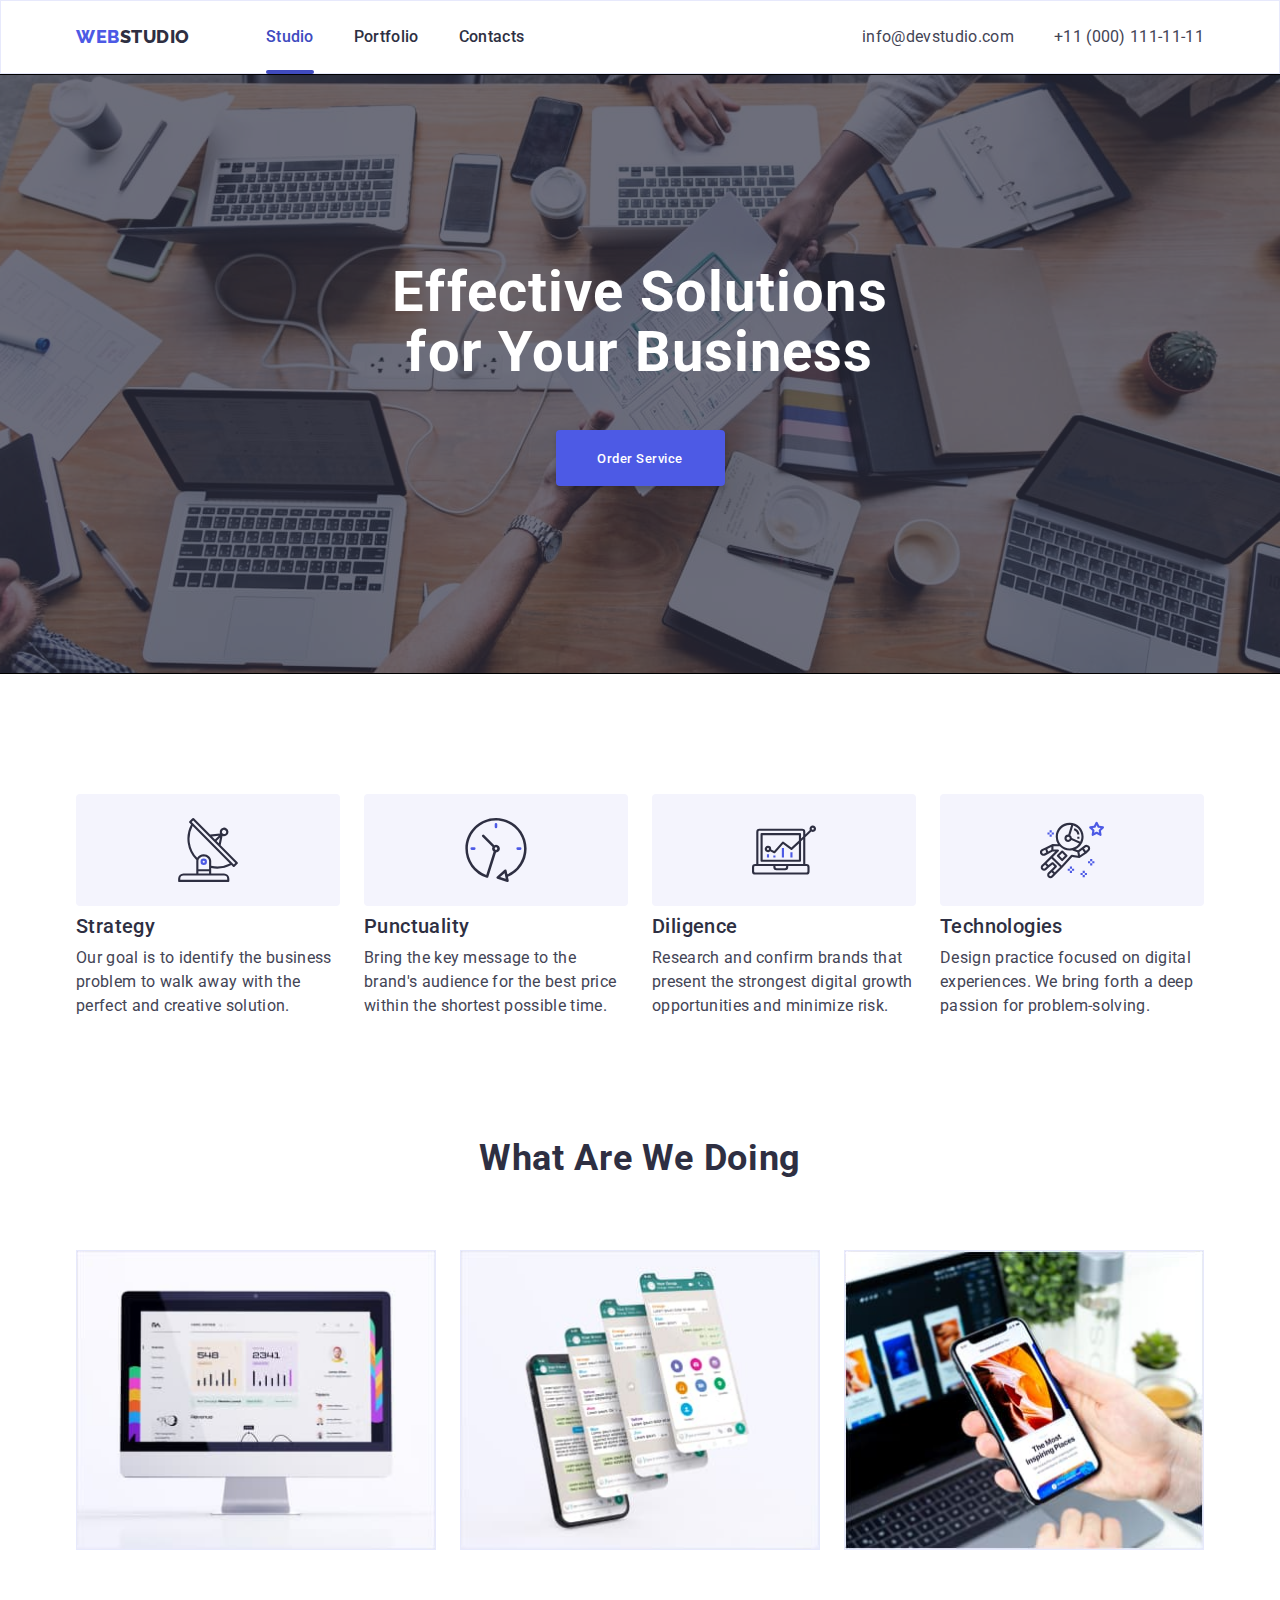
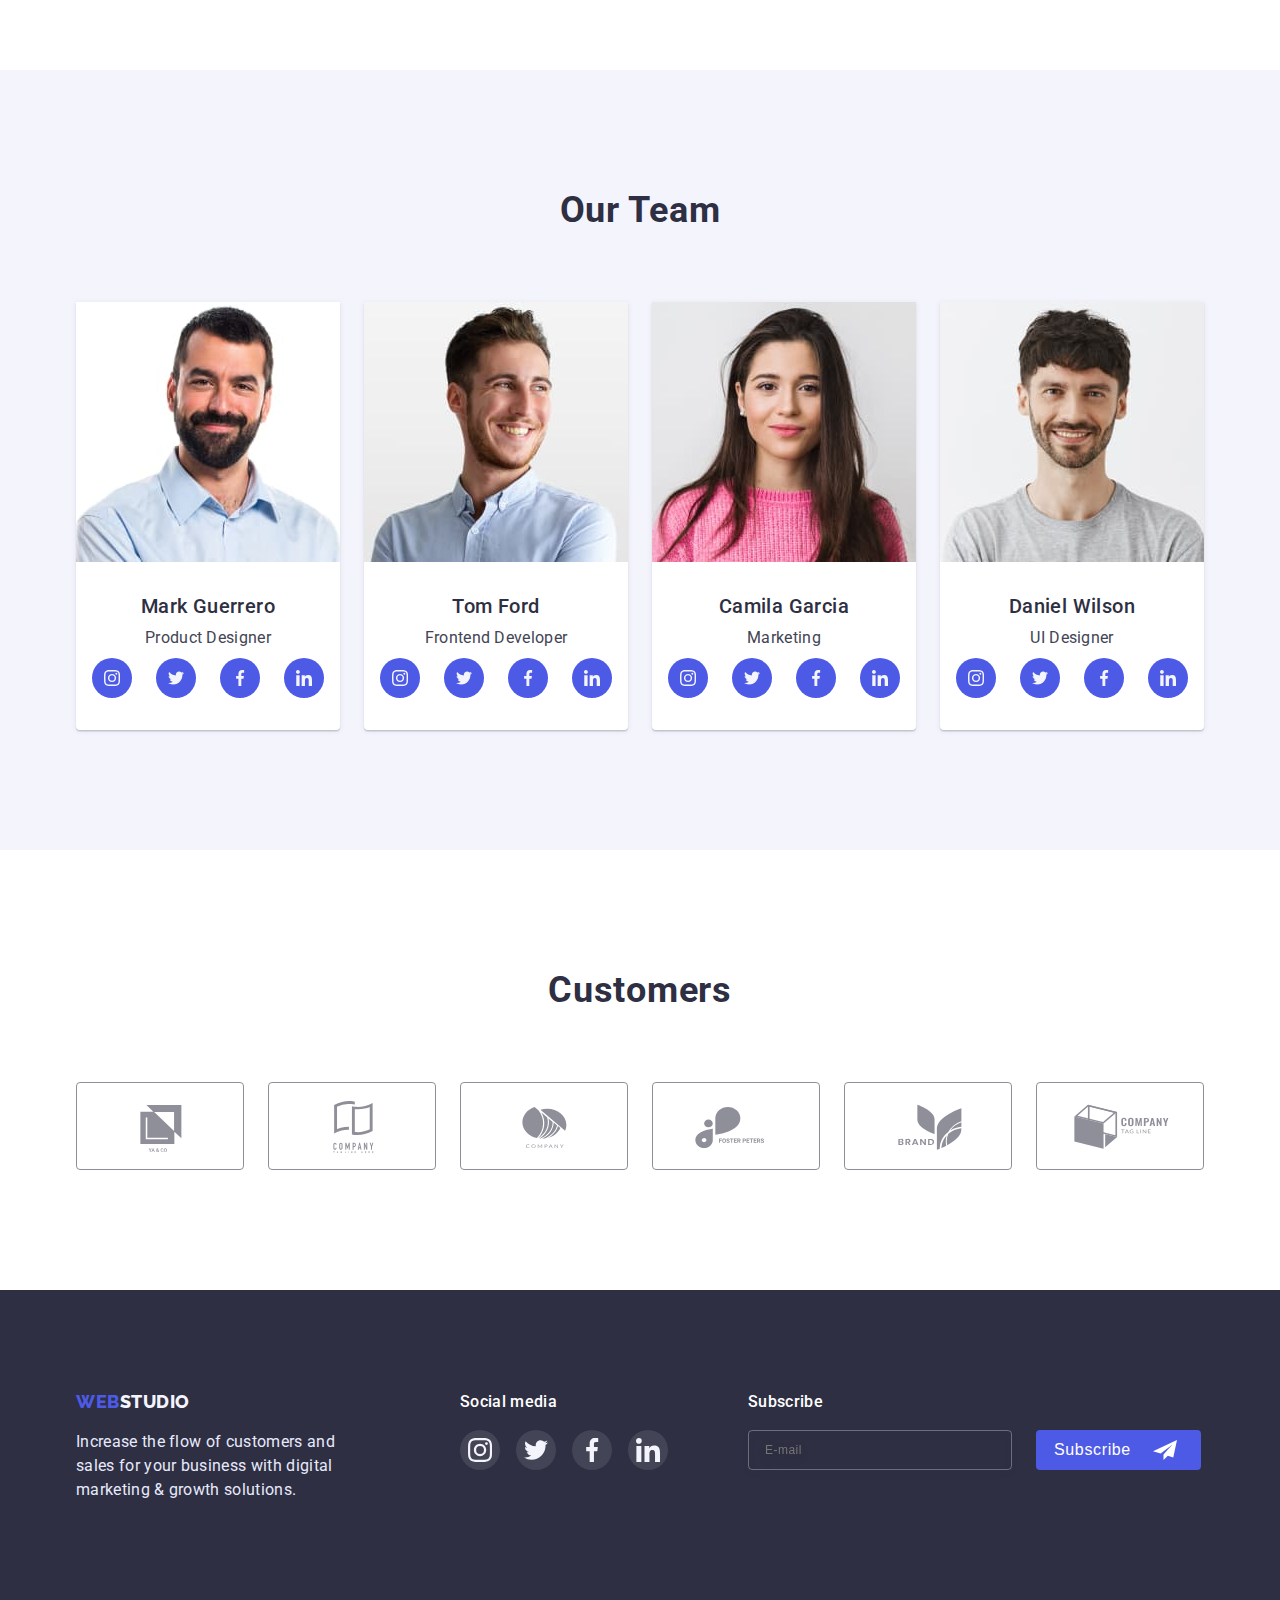
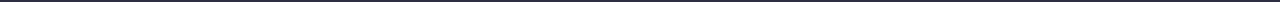
<file: index.html>
<!DOCTYPE html>
<html lang="en">
  <head>
    <meta charset="UTF-8" />
    <meta http-equiv="X-UA-Compatible" content="IE=edge" />
    <meta name="viewport" content="width=device-width, initial-scale=1.0" />
    <title>Document</title>
    <link rel="preconnect" href="https://fonts.googleapis.com" />
    <link rel="preconnect" href="https://fonts.gstatic.com" crossorigin />
    <link
      href="https://fonts.googleapis.com/css2?family=Raleway:wght@800&family=Roboto:wght@400;500;700&display=swap"
      rel="stylesheet"
    />
    <link
      rel="stylesheets"
      href="https://cdnjs.cloudflare.com/ajax/libs/modern-normalize/1.1.0/modern-normalize.min.css"
    />
    <link rel="stylesheet" href="./css/styles.css" />
  </head>
  <body>
    <!--header-->
    <header class="header">
      <div class="header-container container">
        <!--Main navigation-->
        <nav class="header-nav">
          <a class="header-logo link" href="./index.html"
            >web<span class="logo-dark">studio</span>
          </a>

          <ul class="header-list list">
            <li class="header-item">
              <a
                class="header-link header-link-studio link current"
                href="./index.html"
                >Studio</a
              >
            </li>
            <li class="header-item">
              <a class="header-link link" href="./portfolio.html">Portfolio</a>
            </li>
            <li class="header-item">
              <a class="header-link link" href="">Contacts</a>
            </li>
          </ul>
        </nav>

        <!--Contacts-->
        <address class="address">
          <ul class="address-list list">
            <li class="address-item">
              <a class="address-link link" href="mailto:info@devstudio.com"
                >info@devstudio.com</a
              >
            </li>
            <li class="address-item">
              <a class="address-link link" href="tel:+110001111111"
                >+11 (000) 111-11-11</a
              >
            </li>
          </ul>
        </address>
      </div>
    </header>

    <main>
      <!--Hero section-->
      <section class="hero">
        <h1 class="hero-title">Effective Solutions for Your Business</h1>
        <button data-modal-open class="btn" type="button">Order Service</button>
      </section>

      <!-- Modal -->
      <div class="backdrop is-hidden" data-modal>
        <div class="modal">
          <button data-modal-close class="modal-button" type="button">
            <svg class="modal-icon" width="8" height="8">
              <use href="./images/symbol-defs.svg#close-icon"></use>
            </svg>
          </button>

          <!-- Form -->
          <p class="modal-title">
            Leave your contacts and we will call you back
          </p>

          <form class="modal-form" name="modal_form">
            <div class="modal-form-group">
              <label class="modal-label" for="user_name">Name</label>

              <div class="modal-form-field">
                <input
                  class="modal-input"
                  type="text"
                  name="user_name"
                  id="user_name"
                />
                <svg class="modal-form-icon" width="12" height="12">
                  <use href="./images/symbol-defs.svg#name"></use>
                </svg>
              </div>

              <label class="modal-label" for="user_phone">Phone</label>

              <div class="modal-form-field">
                <input
                  class="modal-input"
                  type="tel"
                  name="user_phone"
                  id="user_phone"
                />
                <svg class="modal-form-icon" width="13" height="13">
                  <use href="./images/symbol-defs.svg#phone"></use>
                </svg>
              </div>

              <label class="modal-label" for="user_mail">Email</label>

              <div class="modal-form-field">
                <input
                  class="modal-input"
                  type="email"
                  name="user_mail"
                  id="user_mail"
                />
                <svg class="modal-form-icon" width="15" height="12">
                  <use href="./images/symbol-defs.svg#email"></use>
                </svg>
              </div>

              <label class="modal-label" for="user_message">Comment</label>
              <textarea
                class="modal-message"
                name="user_message"
                id="user_message"
                rows="5"
                placeholder="Text input"
              ></textarea>
            </div>

            <label class="modal-form-agreement">
              <input
                class="modal-form-checkbox"
                type="checkbox"
                name="user_agreement"
              />

              <span class="modal-form-desc"
                >I accept the terms and conditions of the
                <a class="modal-form-link" href="" target="_blank">
                  Privacy Policy</a
                ></span
              >
            </label>
            <button class="modal-form-button btn" type="submit">Send</button>
          </form>
        </div>
      </div>

      <!--Our advantages-->
      <section class="section">
        <div class="container">
          <h2 class="section-title" hidden>Our Advantages</h2>

          <ul class="section-list list">
            <li class="section-item">
              <div class="advantages-item">
                <svg class="advantages-icon" width="64" height="64">
                  <use href="./images/symbol-defs.svg#icon-antenna"></use>
                </svg>
              </div>
              <h3 class="section-subtitle">Strategy</h3>
              <p class="section-text">
                Our goal is to identify the business problem to walk away with
                the perfect and creative solution.
              </p>
            </li>

            <li class="section-item">
              <div class="advantages-item">
                <svg class="advantages-icon" width="64" height="64">
                  <use href="./images/symbol-defs.svg#icon-clock"></use>
                </svg>
              </div>
              <h3 class="section-subtitle">Punctuality</h3>
              <p class="section-text">
                Bring the key message to the brand's audience for the best price
                within the shortest possible time.
              </p>
            </li>
            <li class="section-item">
              <div class="advantages-item">
                <svg class="advantages-icon" width="64" height="64">
                  <use href="./images/symbol-defs.svg#icon-diagram"></use>
                </svg>
              </div>
              <h3 class="section-subtitle">Diligence</h3>
              <p class="section-text">
                Research and confirm brands that present the strongest digital
                growth opportunities and minimize risk.
              </p>
            </li>
            <li class="section-item">
              <div class="advantages-item">
                <svg class="advantages-icon" width="64" height="64">
                  <use href="./images/symbol-defs.svg#icon-astronaut"></use>
                </svg>
              </div>
              <h3 class="section-subtitle">Technologies</h3>
              <p class="section-text">
                Design practice focused on digital experiences. We bring forth a
                deep passion for problem-solving.
              </p>
            </li>
          </ul>
        </div>
      </section>

      <!--What are we doing-->
      <section class="gallery section">
        <div class="container">
          <h2 class="section-title">What are we doing</h2>
          <ul class="gallery-list list">
            <li class="gallery-item">
              <img
                class="gallery-img"
                src="images/section2-whatarewedoing/img-1.jpg"
                alt="monitor"
                width="360"
                height="300"
              />
            </li>
            <li class="gallery-item">
              <img
                class="gallery-img"
                src="images/section2-whatarewedoing/img-2.jpg"
                alt="screen"
                width="360"
                height="300"
              />
            </li>
            <li class="gallery-item">
              <img
                class="gallery-img"
                src="images/section2-whatarewedoing/img-3.jpg"
                alt="phone"
                width="360"
                height="300"
              />
            </li>
          </ul>
        </div>
      </section>

      <!--Our team-->
      <section class="team section">
        <div class="container">
          <h2 class="section-title">Our Team</h2>
          <ul class="team-list list">
            <li class="team-item">
              <img
                class="team-photo"
                src="images/section3-ourteam/img-1.jpg"
                alt="mark"
                width="264"
                height="260"
              />
              <div class="team-card">
                <h3 class="section-subtitle">Mark Guerrero</h3>
                <p class="section-text team-position">Product Designer</p>

                <ul class="social-list list">
                  <li class="social-item">
                    <a
                      class="social-link link"
                      href="http://instagram.com"
                      aria-label="Instagram"
                      target="_blank"
                      rel="noopener noreferrer"
                    >
                      <svg class="social-icon" width="16" height="16">
                        <use
                          href="./images/symbol-defs.svg#icon-instagram"
                        ></use>
                      </svg>
                    </a>
                  </li>
                  <li class="social-item">
                    <a
                      class="social-link link"
                      href="http://twitter.com"
                      aria-label="Twitter"
                      target="_blank"
                      rel="noopener noreferrer"
                    >
                      <svg class="social-icon" width="16" height="16">
                        <use href="./images/symbol-defs.svg#icon-twitter"></use>
                      </svg>
                    </a>
                  </li>
                  <li class="social-item">
                    <a
                      class="social-link link"
                      href="http://facebook.com"
                      aria-label="Facebook"
                      target="_blank"
                      rel="noopener noreferrer"
                    >
                      <svg class="social-icon" width="16" height="16">
                        <use
                          href="./images/symbol-defs.svg#icon-facebook"
                        ></use>
                      </svg>
                    </a>
                  </li>
                  <li class="social-item">
                    <a
                      class="social-link link"
                      href="http://linkedin.com"
                      aria-label="LinkedIn"
                      target="_blank"
                      rel="noopener noreferrer"
                    >
                      <svg class="social-icon" width="16" height="16">
                        <use
                          href="./images/symbol-defs.svg#icon-linkedin"
                        ></use>
                      </svg>
                    </a>
                  </li>
                </ul>
              </div>
            </li>

            <li class="team-item">
              <img
                class="team-photo"
                src="images/section3-ourteam/img-2.jpg"
                alt="tom"
                width="264"
                height="260"
              />
              <div class="team-card">
                <h3 class="section-subtitle">Tom Ford</h3>
                <p class="section-text team-position">Frontend Developer</p>
                <ul class="social-list list">
                  <li class="social-item">
                    <a
                      class="social-link link"
                      href="http://instagram.com"
                      aria-label="Instagram"
                      target="_blank"
                      rel="noopener noreferrer"
                    >
                      <svg class="social-icon" width="16" height="16">
                        <use
                          href="./images/symbol-defs.svg#icon-instagram"
                        ></use>
                      </svg>
                    </a>
                  </li>
                  <li class="social-item">
                    <a
                      class="social-link link"
                      href="http://twitter.com"
                      aria-label="Twitter"
                      target="_blank"
                      rel="noopener noreferrer"
                    >
                      <svg class="social-icon" width="16" height="16">
                        <use href="./images/symbol-defs.svg#icon-twitter"></use>
                      </svg>
                    </a>
                  </li>
                  <li class="social-item">
                    <a
                      class="social-link link"
                      href="http://facebook.com"
                      aria-label="Facebook"
                      target="_blank"
                      rel="noopener noreferrer"
                    >
                      <svg class="social-icon" width="16" height="16">
                        <use
                          href="./images/symbol-defs.svg#icon-facebook"
                        ></use>
                      </svg>
                    </a>
                  </li>
                  <li class="social-item">
                    <a
                      class="social-link link"
                      href="http://linkedin.com"
                      aria-label="LinkedIn"
                      target="_blank"
                      rel="noopener noreferrer"
                    >
                      <svg class="social-icon" width="16" height="16">
                        <use
                          href="./images/symbol-defs.svg#icon-linkedin"
                        ></use>
                      </svg>
                    </a>
                  </li>
                </ul>
              </div>
            </li>
            <li class="team-item">
              <img
                class="team-photo"
                src="images/section3-ourteam/img-3.jpg"
                alt="camila"
                width="264"
                height="260"
              />
              <div class="team-card">
                <h3 class="section-subtitle">Camila Garcia</h3>
                <p class="section-text team-position">Marketing</p>
                <ul class="social-list list">
                  <li class="social-item">
                    <a
                      class="social-link link"
                      href="http://instagram.com"
                      aria-label="Instagram"
                      target="_blank"
                      rel="noopener noreferrer"
                    >
                      <svg class="social-icon" width="16" height="16">
                        <use
                          href="./images/symbol-defs.svg#icon-instagram"
                        ></use>
                      </svg>
                    </a>
                  </li>
                  <li class="social-item">
                    <a
                      class="social-link link"
                      href="http://twitter.com"
                      aria-label="Twitter"
                      target="_blank"
                      rel="noopener noreferrer"
                    >
                      <svg class="social-icon" width="16" height="16">
                        <use href="./images/symbol-defs.svg#icon-twitter"></use>
                      </svg>
                    </a>
                  </li>
                  <li class="social-item">
                    <a
                      class="social-link link"
                      href="http://facebook.com"
                      aria-label="Facebook"
                      target="_blank"
                      rel="noopener noreferrer"
                    >
                      <svg class="social-icon" width="16" height="16">
                        <use
                          href="./images/symbol-defs.svg#icon-facebook"
                        ></use>
                      </svg>
                    </a>
                  </li>
                  <li class="social-item">
                    <a
                      class="social-link link"
                      href="http://linkedin.com"
                      aria-label="LinkedIn"
                      target="_blank"
                      rel="noopener noreferrer"
                    >
                      <svg class="social-icon" width="16" height="16">
                        <use
                          href="./images/symbol-defs.svg#icon-linkedin"
                        ></use>
                      </svg>
                    </a>
                  </li>
                </ul>
              </div>
            </li>
            <li class="team-item">
              <img
                class="team-photo"
                src="images/section3-ourteam/img-4.jpg"
                alt="daniel"
                width="264"
                height="260"
              />
              <div class="team-card">
                <h3 class="section-subtitle">Daniel Wilson</h3>
                <p class="section-text team-position">UI Designer</p>
                <ul class="social-list list">
                  <li class="social-item">
                    <a
                      class="social-link link"
                      href="http://instagram.com"
                      aria-label="Instagram"
                      target="_blank"
                      rel="noopener noreferrer"
                    >
                      <svg class="social-icon" width="16" height="16">
                        <use
                          href="./images/symbol-defs.svg#icon-instagram"
                        ></use>
                      </svg>
                    </a>
                  </li>
                  <li class="social-item">
                    <a
                      class="social-link link"
                      href="http://twitter.com"
                      aria-label="Twitter"
                      target="_blank"
                      rel="noopener noreferrer"
                    >
                      <svg class="social-icon" width="16" height="16">
                        <use href="./images/symbol-defs.svg#icon-twitter"></use>
                      </svg>
                    </a>
                  </li>
                  <li class="social-item">
                    <a
                      class="social-link link"
                      href="http://facebook.com"
                      aria-label="Facebook"
                      target="_blank"
                      rel="noopener noreferrer"
                    >
                      <svg class="social-icon" width="16" height="16">
                        <use
                          href="./images/symbol-defs.svg#icon-facebook"
                        ></use>
                      </svg>
                    </a>
                  </li>
                  <li class="social-item">
                    <a
                      class="social-link link"
                      href="http://linkedin.com"
                      aria-label="LinkedIn"
                      target="_blank"
                      rel="noopener noreferrer"
                    >
                      <svg class="social-icon" width="16" height="16">
                        <use
                          href="./images/symbol-defs.svg#icon-linkedin"
                        ></use>
                      </svg>
                    </a>
                  </li>
                </ul>
              </div>
            </li>
          </ul>
        </div>
      </section>

      <!-- Customers -->
      <section class="customers section">
        <div class="container">
          <h2 class="section-title">Customers</h2>

          <ul class="customers-list list">
            <li class="customers-item">
              <a
                class="customers-link link"
                href=""
                aria-label="Company"
                target="_blank"
                rel="noopener noreferrer"
              >
                <svg class="customers-icon" width="104" height="56">
                  <use href="./images/symbol-defs.svg#icon-logo1"></use>
                </svg>
              </a>
            </li>

            <li class="customers-item">
              <a
                class="customers-link link"
                href=""
                aria-label="Company"
                target="_blank"
                rel="noopener noreferrer"
              >
                <svg class="customers-icon" width="104" height="56">
                  <use href="./images/symbol-defs.svg#icon-logo2"></use>
                </svg>
              </a>
            </li>

            <li class="customers-item">
              <a
                class="customers-link link"
                href=""
                aria-label="Company"
                target="_blank"
                rel="noopener noreferrer"
              >
                <svg class="customers-icon" width="104" height="56">
                  <use href="./images/symbol-defs.svg#icon-logo3"></use>
                </svg>
              </a>
            </li>

            <li class="customers-item">
              <a
                class="customers-link link"
                href=""
                aria-label="Company"
                target="_blank"
                rel="noopener noreferrer"
              >
                <svg class="customers-icon" width="104" height="56">
                  <use href="./images/symbol-defs.svg#icon-logo4"></use>
                </svg>
              </a>
            </li>

            <li class="customers-item">
              <a
                class="customers-link link"
                href=""
                aria-label="Company"
                target="_blank"
                rel="noopener noreferrer"
              >
                <svg class="customers-icon" width="104" height="56">
                  <use href="./images/symbol-defs.svg#icon-logo5"></use>
                </svg>
              </a>
            </li>

            <li class="customers-item">
              <a
                class="customers-link link"
                href=""
                aria-label="Company"
                target="_blank"
                rel="noopener noreferrer"
              >
                <svg class="customers-icon" width="104" height="56">
                  <use href="./images/symbol-defs.svg#icon-logo6"></use>
                </svg>
              </a>
            </li>
          </ul>
        </div>
      </section>
    </main>

    <!--Footer-->
    <footer class="footer">
      <div class="footer-items container">
        <div class="footer-wrapper">
          <a class="footer-logo link" href="./index.html"
            >web<span class="logo-light">studio</span>
          </a>
          <p class="footer-text">
            Increase the flow of customers and sales for your business with
            digital marketing & growth solutions.
          </p>
        </div>

        <div class="footer-container">
          <p class="footer-subtitle">Social media</p>
          <ul class="social-list footer-list list">
            <li class="social-item">
              <a
                class="social-link footer-link link"
                href="http://instagram.com"
                aria-label="Instagram"
                target="_blank"
                rel="noopener noreferrer"
              >
                <svg class="social-icon" width="24" height="24">
                  <use href="./images/symbol-defs.svg#icon-instagram"></use>
                </svg>
              </a>
            </li>

            <li class="social-item">
              <a
                class="social-link footer-link link"
                href="http://twitter.com"
                aria-label="Twitter"
                target="_blank"
                rel="noopener noreferrer"
              >
                <svg class="social-icon" width="24" height="24">
                  <use href="./images/symbol-defs.svg#icon-twitter"></use>
                </svg>
              </a>
            </li>

            <li class="social-item">
              <a
                class="social-link footer-link link"
                href="http://facebook.com"
                aria-label="Facebook"
                target="_blank"
                rel="noopener noreferrer"
              >
                <svg class="social-icon" width="24" height="24">
                  <use href="./images/symbol-defs.svg#icon-facebook"></use>
                </svg>
              </a>
            </li>

            <li class="social-item">
              <a
                class="social-link footer-link link"
                href="http://linkedin.com"
                aria-label="LinkedIn"
                target="_blank"
                rel="noopener noreferrer"
              >
                <svg class="social-icon" width="24" height="24">
                  <use href="./images/symbol-defs.svg#icon-linkedin"></use>
                </svg>
              </a>
            </li>
          </ul>
        </div>

        <form class="subscribe" name="subscribe_form">
          <label class="subscribe-label" for="subscribe-email">Subscribe</label>
          <div class="subscribe-form">
            <input
              class="subscribe-field"
              type="email"
              name="user-email"
              id="subscribe-email"
              placeholder="E-mail"
            />

            <div class="subscribe-button-group">
              <button class="subscribe-button" type="submit">
                Subscribe
                <svg class="subscribe-button-icon" width="24" height="24">
                  <use href="./images/symbol-defs.svg#footer-form-icon"></use>
                </svg>
              </button>
            </div>
          </div>
        </form>
      </div>
    </footer>
    <script src="./js/modal.js"></script>
  </body>
</html>
</file>
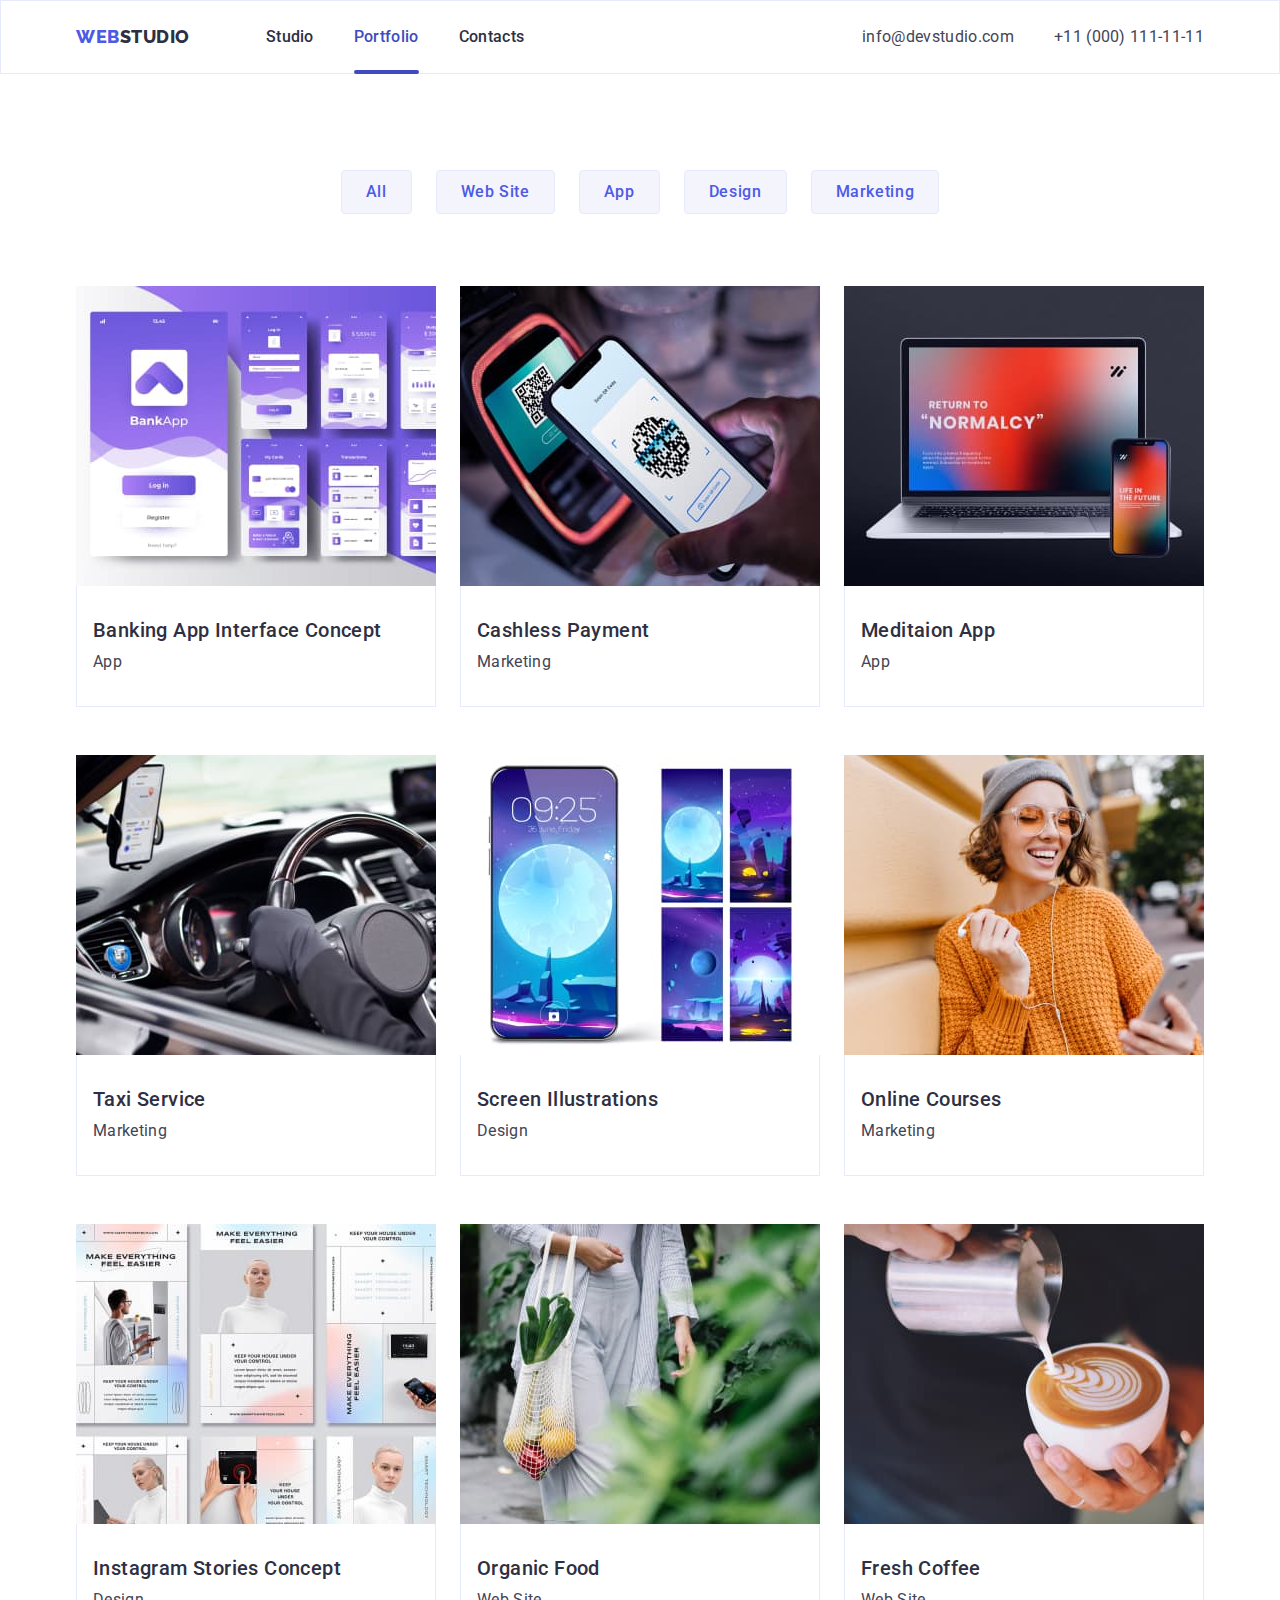
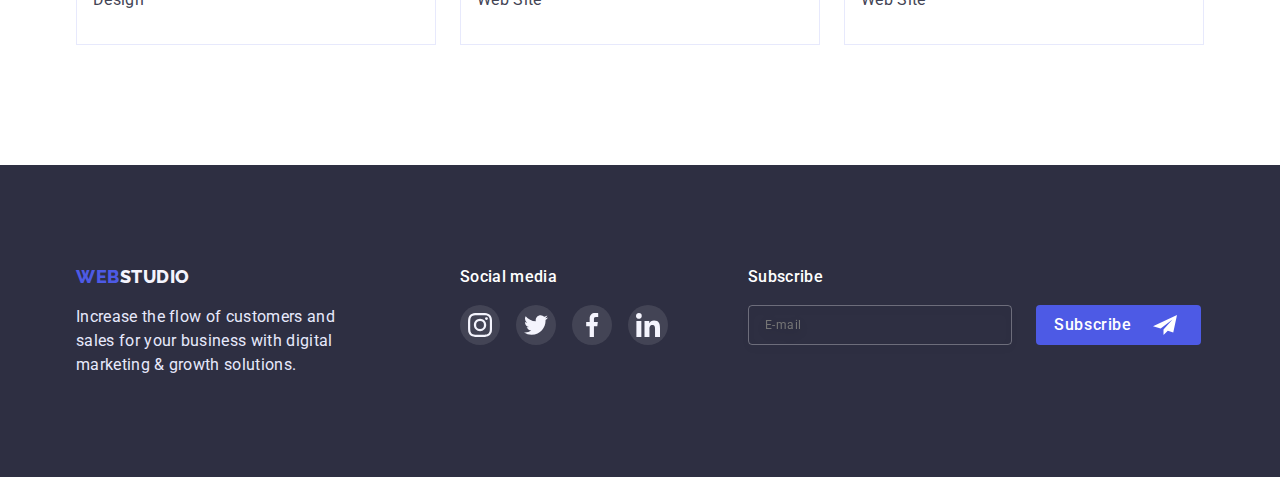
<file: portfolio.html>
<!DOCTYPE html>
<html lang="en">
  <head>
    <meta charset="UTF-8" />
    <meta http-equiv="X-UA-Compatible" content="IE=edge" />
    <meta name="viewport" content="width=device-width, initial-scale=1.0" />
    <title>Document</title>
    <link rel="preconnect" href="https://fonts.googleapis.com" />
    <link rel="preconnect" href="https://fonts.gstatic.com" crossorigin />
    <link
      href="https://fonts.googleapis.com/css2?family=Raleway:wght@800&family=Roboto:wght@400;500;700&display=swap"
      rel="stylesheet"
    />
    <link
      rel="stylesheet"
      href="https://cdnjs.cloudflare.com/ajax/libs/modern-normalize/1.1.0/modern-normalize.min.css"
    />
    <link rel="stylesheet" href="./css/styles.css" />
  </head>

  <body>
    <!-- Header -->
    <header class="header">
      <div class="header-container container">
        <!--Main navigation-->
        <nav class="header-nav">
          <a class="header-logo link" href="./index.html">
            <span>web</span><span class="logo-dark">studio</span>
          </a>

          <ul class="header-list list">
            <li class="header-item">
              <a class="header-link link" href="./index.html">Studio</a>
            </li>
            <li class="header-item">
              <a
                class="header-link header-link-portfolio link current"
                href="./portfolio.html"
                >Portfolio</a
              >
            </li>
            <li class="header-item">
              <a class="header-link link" href="">Contacts</a>
            </li>
          </ul>
        </nav>

        <!--Contacts-->
        <address class="address">
          <ul class="address-list list">
            <li class="address-item">
              <a class="address-link link" href="mailto:info@devstudio.com"
                >info@devstudio.com</a
              >
            </li>
            <li class="address-item">
              <a class="address-link link" href="tel:+110001111111"
                >+11 (000) 111-11-11</a
              >
            </li>
          </ul>
        </address>
      </div>
    </header>

    <main>
      <!-- Filters -->

      <section class="portfolio section">
        <div class="container">
          <ul class="filters-list list">
            <li class="filters-item">
              <button class="filters-btn" type="button">All</button>
            </li>
            <li class="filters-item">
              <button class="filters-btn" type="button">Web Site</button>
            </li>
            <li class="filters-item">
              <button class="filters-btn" type="button">App</button>
            </li>
            <li class="filters-item">
              <button class="filters-btn" type="button">Design</button>
            </li>
            <li class="filters-item">
              <button class="filters-btn" type="button">Marketing</button>
            </li>
          </ul>

          <!-- Portfolio -->

          <h1 class="portfolio-title" hidden>Portfolio</h1>

          <ul class="portfolio-list list">
            <li class="portfolio-item">
              <a class="portfolio-link link" href="">
                <div class="portfolio-overlay">
                  <img
                    class="portfolio-img"
                    src="./images/portfolio-section/img-1.jpg"
                    alt="Bank app"
                    width="360"
                    height="300"
                  />
                  <p class="text-overlay">
                    14 Stylish and User-Friendly App Design Concepts · Task
                    Manager App · Calorie Tracker App · Exotic Fruit Ecommerce
                    App · Cloud Storage App
                  </p>
                </div>

                <div class="portfolio-card">
                  <h2 class="section-subtitle">
                    Banking App Interface Concept
                  </h2>
                  <p class="section-text">App</p>
                </div>
              </a>
            </li>
            <li class="portfolio-item">
              <a class="portfolio-link link" href="">
                <div class="portfolio-overlay">
                  <img
                    class="portfolio-img"
                    src="./images/portfolio-section/img-2.jpg"
                    alt="Payment"
                    width="360"
                    height="300"
                  />
                  <p class="text-overlay">
                    14 Stylish and User-Friendly App Design Concepts · Task
                    Manager App · Calorie Tracker App · Exotic Fruit Ecommerce
                    App · Cloud Storage App
                  </p>
                </div>
                <div class="portfolio-card">
                  <h2 class="section-subtitle">Cashless Payment</h2>
                  <p class="section-text">Marketing</p>
                </div>
              </a>
            </li>
            <li class="portfolio-item">
              <a class="portfolio-link link" href="">
                <div class="portfolio-overlay">
                  <img
                    class="portfolio-img"
                    src="./images/portfolio-section/img-3.jpg"
                    alt="Meditaion"
                    width="360"
                    height="300"
                  />
                  <p class="text-overlay">
                    14 Stylish and User-Friendly App Design Concepts · Task
                    Manager App · Calorie Tracker App · Exotic Fruit Ecommerce
                    App · Cloud Storage App
                  </p>
                </div>
                <div class="portfolio-card">
                  <h2 class="section-subtitle">Meditaion App</h2>
                  <p class="section-text">App</p>
                </div>
              </a>
            </li>
            <li class="portfolio-item">
              <a class="portfolio-link link" href="">
                <div class="portfolio-overlay">
                  <img
                    class="portfolio-img"
                    src="./images/portfolio-section/img-4.jpg"
                    alt="Taxi"
                    width="360"
                    height="300"
                  />
                  <p class="text-overlay">
                    14 Stylish and User-Friendly App Design Concepts · Task
                    Manager App · Calorie Tracker App · Exotic Fruit Ecommerce
                    App · Cloud Storage App
                  </p>
                </div>
                <div class="portfolio-card">
                  <h2 class="section-subtitle">Taxi Service</h2>
                  <p class="section-text">Marketing</p>
                </div>
              </a>
            </li>
            <li class="portfolio-item">
              <a class="portfolio-link link" href="">
                <div class="portfolio-overlay">
                  <img
                    class="portfolio-img"
                    src="./images/portfolio-section/img-5.jpg"
                    alt="Illustrations"
                    width="360"
                    height="300"
                  />
                  <p class="text-overlay">
                    14 Stylish and User-Friendly App Design Concepts · Task
                    Manager App · Calorie Tracker App · Exotic Fruit Ecommerce
                    App · Cloud Storage App
                  </p>
                </div>
                <div class="portfolio-card">
                  <h2 class="section-subtitle">Screen Illustrations</h2>
                  <p class="section-text">Design</p>
                </div>
              </a>
            </li>
            <li class="portfolio-item">
              <a class="portfolio-link link" href="">
                <div class="portfolio-overlay">
                  <img
                    class="portfolio-img"
                    src="./images/portfolio-section/img-6.jpg"
                    alt="Courses"
                    width="360"
                    height="300"
                  />
                  <p class="text-overlay">
                    14 Stylish and User-Friendly App Design Concepts · Task
                    Manager App · Calorie Tracker App · Exotic Fruit Ecommerce
                    App · Cloud Storage App
                  </p>
                </div>
                <div class="portfolio-card">
                  <h2 class="section-subtitle">Online Courses</h2>
                  <p class="section-text">Marketing</p>
                </div>
              </a>
            </li>
            <li class="portfolio-item">
              <a class="portfolio-link link" href="">
                <div class="portfolio-overlay">
                  <img
                    class="portfolio-img"
                    src="./images/portfolio-section/img-7.jpg"
                    alt="Stories"
                    width="360"
                    height="300"
                  />
                  <p class="text-overlay">
                    14 Stylish and User-Friendly App Design Concepts · Task
                    Manager App · Calorie Tracker App · Exotic Fruit Ecommerce
                    App · Cloud Storage App
                  </p>
                </div>
                <div class="portfolio-card">
                  <h2 class="section-subtitle">Instagram Stories Concept</h2>
                  <p class="section-text">Design</p>
                </div>
              </a>
            </li>
            <li class="portfolio-item">
              <a class="portfolio-link link" href="">
                <div class="portfolio-overlay">
                  <img
                    class="portfolio-img"
                    src="./images/portfolio-section/img-8.jpg"
                    alt="Food"
                    width="360"
                    height="300"
                  />
                  <p class="text-overlay">
                    14 Stylish and User-Friendly App Design Concepts · Task
                    Manager App · Calorie Tracker App · Exotic Fruit Ecommerce
                    App · Cloud Storage App
                  </p>
                </div>
                <div class="portfolio-card">
                  <h2 class="section-subtitle">Organic Food</h2>
                  <p class="section-text">Web Site</p>
                </div>
              </a>
            </li>
            <li class="portfolio-item">
              <a class="portfolio-link link" href="">
                <div class="portfolio-overlay">
                  <img
                    class="portfolio-img"
                    src="./images/portfolio-section/img-9.jpg"
                    alt="Coffee"
                    width="360"
                    height="300"
                  />
                  <p class="text-overlay">
                    14 Stylish and User-Friendly App Design Concepts · Task
                    Manager App · Calorie Tracker App · Exotic Fruit Ecommerce
                    App · Cloud Storage App
                  </p>
                </div>
                <div class="portfolio-card">
                  <h2 class="section-subtitle">Fresh Coffee</h2>
                  <p class="section-text">Web Site</p>
                </div>
              </a>
            </li>
          </ul>
        </div>
      </section>
    </main>

    <!--Footer-->
    <footer class="footer">
      <div class="footer-items container">
        <div class="footer-wrapper">
          <a class="footer-logo link" href="./index.html"
            >web<span class="logo-light">studio</span>
          </a>
          <p class="footer-text">
            Increase the flow of customers and sales for your business with
            digital marketing & growth solutions.
          </p>
        </div>

        <div class="footer-container">
          <p class="footer-subtitle">Social media</p>
          <ul class="social-list footer-list list">
            <li class="social-item">
              <a
                class="social-link footer-link link"
                href="http://instagram.com"
                aria-label="Instagram"
                target="_blank"
                rel="noopener noreferrer"
              >
                <svg class="social-icon" width="24" height="24">
                  <use href="./images/symbol-defs.svg#icon-instagram"></use>
                </svg>
              </a>
            </li>

            <li class="social-item">
              <a
                class="social-link footer-link link"
                href="http://twitter.com"
                aria-label="Twitter"
                target="_blank"
                rel="noopener noreferrer"
              >
                <svg class="social-icon" width="24" height="24">
                  <use href="./images/symbol-defs.svg#icon-twitter"></use>
                </svg>
              </a>
            </li>

            <li class="social-item">
              <a
                class="social-link footer-link link"
                href="http://facebook.com"
                aria-label="Facebook"
                target="_blank"
                rel="noopener noreferrer"
              >
                <svg class="social-icon" width="24" height="24">
                  <use href="./images/symbol-defs.svg#icon-facebook"></use>
                </svg>
              </a>
            </li>
            <li class="social-item">
              <a
                class="social-link footer-link link"
                href="http://linkedin.com"
                aria-label="LinkedIn"
                target="_blank"
                rel="noopener noreferrer"
              >
                <svg class="social-icon" width="24" height="24">
                  <use href="./images/symbol-defs.svg#icon-linkedin"></use>
                </svg>
              </a>
            </li>
          </ul>
        </div>

        <form class="subscribe" name="subscribe_form">
          <label class="subscribe-label" for="subscribe-email">Subscribe</label>
          <div class="subscribe-form">
            <input
              class="subscribe-field"
              type="email"
              name="user-email"
              id="subscribe-email"
              placeholder="E-mail"
            />

            <div class="subscribe-button-group">
              <button class="subscribe-button" type="submit">
                Subscribe
                <svg class="subscribe-button-icon" width="24px" height="24px">
                  <use href="./images/symbol-defs.svg#footer-form-icon"></use>
                </svg>
              </button>
            </div>
          </div>
        </form>
      </div>
    </footer>
  </body>
</html>
</file>
<file: css/styles.css>
:root {
    /* fonts */
--main-font: "Roboto", sans-serif;
--second-font: "Raleway", sans-serif;

    /* colors */
--primary-brand: #4D5AE5;
--pressed-state: #404BBF;
--dark: #2E2F42;
--success: #31d0aa;
--sucsess-75: rgba(49, 208, 170, 0.75);
--sucsess-50: rgba(49, 208, 170, 0.5);
--sucsess-10: rgba(49, 208, 170, 0.1);
--text: #434455;
--subtle-text: #8E8F99;
--accent: #E7E9FC;
--light: #F4F4FD;
--modal-overlay: rgba(46, 47, 66, 0.4);
--hero-background: rgba(46, 47, 66, 0.7);
--white: #FFFFFF;

/* Others */
--change-color: color 250ms cubic-bezier(0.4, 0, 0.2, 1);
--change-background-color: background-color 250ms cubic-bezier(0.4, 0, 0.2, 1);
--change-customer-icons: fill 250ms cubic-bezier(0.4, 0, 0.2, 1);
--change-shadow: box-shadow 250ms cubic-bezier(0.4, 0, 0.2, 1);
}

*,
*::before,
*::after {
box-sizing: border-box; 
}

/* Reset */
h1,
h2,
h3,
h4,
h5,
h6,
p {
 margin: 0;
 padding: 0;
}

ul {
margin: 0;
padding: 0;
list-style: none;
}

img {
display: block;
max-width: 100%;
height: auto;
}



/* Main styles */

body {
margin: 0;
font-family: var(--main-font);
font-size: 16px;
color: var(--text);
}

.link {
font-family: inherit;
text-decoration: none;
}

.container {
width: 1158px;
padding-left: 15px;
padding-right: 15px;
margin-left: auto;
margin-right: auto;

/* outline: 2px solid red;
outline-offset: -2px; */
}


/* ---------------------------------------------- */
/* Header styles */
/* ---------------------------------------------- */

.header {
border: 1px solid #E7E9FC;
}

.header-container {
display: flex;
align-items: center;
}

.header-nav {
display: flex;
align-items: center;
margin-right: auto;
}

.header-logo {
margin-right: 76px;

}

.header-list,
.address-list {
display: flex;
gap: 40px;
}

.header-logo,
.footer-logo {
font-family: var(--second-font);
font-weight: 800;
font-size: 18px;
line-height: calc(24 / 18);
letter-spacing: 0.03em;
text-transform: uppercase;
color: var(--primary-brand);
}

.logo-dark {
color: var(--dark);
}

.header-item{
position: relative;
}

.header-link.current {
color: var(--pressed-state);
}

.header-link-studio.current::after,
.header-link-portfolio.current::after {
position: absolute;
bottom: -1px;
content: '';

display: block;
width: 100%;
height: 4px;

background-color: var(--pressed-state);
border-radius: 2px;
}

.header-link {
 display: block;
 padding-top: 24px;
 padding-bottom: 24px;

line-height: 1.5;
font-weight: 500;
letter-spacing: 0.02em;
color: var(--dark);

transition: var(--change-color);
}

.header-link:hover,
.header-link:focus {
color: var(--pressed-state);
}

/* ---------------------------------------------- */
/* Contacts styles */
/* ---------------------------------------------- */

.address-link {
display: block;
padding-top: 24px;
padding-bottom: 24px;

font-style: normal;
line-height: 1.5;
letter-spacing: 0.02em;
color: currentColor;

transition: var(--change-color);
}

.address-link:hover,
.address-link:focus {
color: var(--pressed-state);
}

/* ---------------------------------------------- */
/* Hero section styles*/
/* ---------------------------------------------- */

.hero {
background-image:
url(../images/hero/dark-bg.png),
url(../images/hero/people-office.jpg);

background-repeat: no-repeat;
background-position: center;
background-size: cover;
max-width: 1440px;
min-height:600px;
text-align: center;
margin-left: auto;
margin-right: auto;

padding: 188px 0px;

}

.hero-title {
margin-bottom: 48px;
width: 500px;
margin-left: auto;
margin-right: auto;

font-size: 56px;
line-height: calc(60 / 56);
letter-spacing: 0.02em;
color: var(--white);

}


.btn {
display: inline-block;
min-width: 169px;
min-height: 56px;

border: none;
box-shadow: 0px 4px 4px rgba(0, 0, 0, 0.15);
border-radius: 4px;

font-family: inherit;
font-weight: 500;
letter-spacing: 0.04em;
cursor: pointer;
color: var(--white);
background-color: var(--primary-brand);

transition: var(--change-background-color);


}
.btn:hover,
.btn:focus {
background-color: var(--pressed-state);
}

/* ----------------------------------------- */
/* Backdrop */
/* ----------------------------------------- */

.backdrop {
    position: fixed;
    top: 0;
    left: 0;
    width: 100%;
    height: 100%;
    background-color: rgba(46, 47, 66, 0.4);
    opacity: 1;
    transition: opacity 250ms cubic-bezier(0.4, 0, 0.2, 1), 
    visibility 250ms cubic-bezier(0.4, 0, 0.2, 1);
}

.backdrop.is-hidden {
    opacity: 0;
    pointer-events: none;
    visibility: hidden;
}

.backdrop.is-hidden .modal {
    transform: translate(-50%, -50%) scale(0.8);
}

.modal {
position: absolute;
top: 50%;
left: 50%;
transform: translate(-50%, -50%) scale(1);

padding: 72px 24px 24px;

width: 408px;
min-height: 576px;
background-color: #FCFCFC;
box-shadow: 0px 1px 1px rgba(0, 0, 0, 0.14), 0px 1px 3px rgba(0, 0, 0, 0.12), 0px 2px 1px rgba(0, 0, 0, 0.2);
border-radius: 4px;

transition: transform 250ms cubic-bezier(0.4, 0, 0.2, 1);
}

.modal-button {
position: absolute;
top: 24px;
right: 24px;
width: 24px;
height: 24px;
cursor: pointer;
border-radius: 50%;
background-color: var(--accent);
border: 1px solid rgba(0, 0, 0, 0.1);

display: flex;
align-items: center;
justify-content: center;
padding: 0;
transition: var(--change-background-color);
}

.modal-button:hover,
.modal-button:focus {
background-color: var(--pressed-state);
}

.modal-icon {
fill: currentColor;
}

.modal-button:hover > .modal-icon {
fill: var(--white);
}
.modal-button:focus > .modal-icon {
fill: var(--white);
}

/* Form */

.modal-title {
margin-bottom: 14px;
font-weight: 500;
font-size: 16px;
line-height: 1.5;
text-align: center;
letter-spacing: 0.02em;
color: var(--dark);
}

.modal-form-group {
margin-bottom: 16px;
}

.modal-label {
display: block;
margin-bottom: 4px;

font-size: 12px;
line-height: calc(16 / 12);
letter-spacing: 0.04em;

color: var(--subtle-text);
}

.modal-form-field {
position: relative;
margin-bottom: 8px;
}

.modal-input {
display: block;
width: 100%;
height: 40px;
padding: 11px 38px;
font-size: 18px;

border: 1px solid rgba(33, 33, 33, 0.2);
border-radius: 4px;
outline: transparent;

transition: border-color 250ms cubic-bezier(0.4, 0, 0.2, 1);
}

.modal-input:focus, 
.modal-message:focus {
border-color: var(--primary-brand);
}

.modal-form-icon {
position: absolute;
top: 50%;
transform: translateY(-50%);
left: 16px;
pointer-events: none;
fill: currentColor;

transition: var(--change-customer-icons);
}

.modal-input:focus + .modal-form-icon {
fill: var(--primary-brand);
}

.modal-message {
display: block;
padding: 8px 16px;

width: 100%;
height: 120px;
font-size: 12px;
outline: transparent;
resize: none;

border: 1px solid rgba(33, 33, 33, 0.2);
border-radius: 4px;
transition: border-color 250ms cubic-bezier(0.4, 0, 0.2, 1);
}

.modal-form-agreement {
display: flex;
align-items: center;
justify-content: center;
gap: 8px;
margin-bottom: 24px;
}

.modal-form-checkbox {

width: 16px;
height: 16px;

border: 1.25px solid #2E2F42;
border-radius: 2px;

background-image: url("data:image/svg+xml,%3Csvg width='16' height='16' viewBox='0 0 16 16' fill='none' xmlns='http://www.w3.org/2000/svg'%3E%3Crect x='0.625' y='0.625' width='14.75' height='14.75' rx='1.375' fill='%23404BBF'/%3E%3Cpath d='M11.4456 4.25506C11.6184 4.08965 11.8483 3.99821 12.0869 4.00003C12.3255 4.00184 12.5541 4.09677 12.7244 4.26478C12.8947 4.4328 12.9934 4.66075 12.9997 4.90055C13.006 5.14034 12.9194 5.37323 12.7582 5.55005L7.86357 11.7044C7.7794 11.7955 7.67782 11.8686 7.5649 11.9194C7.45198 11.9702 7.33003 11.9975 7.20636 11.9998C7.08268 12.0021 6.95981 11.9793 6.8451 11.9328C6.73038 11.8863 6.62618 11.817 6.53872 11.729L3.29283 8.46564C3.20243 8.38096 3.12993 8.27884 3.07965 8.16537C3.02936 8.05191 3.00232 7.92942 3.00014 7.80522C2.99796 7.68102 3.02069 7.55765 3.06696 7.44248C3.11323 7.3273 3.18211 7.22267 3.26947 7.13483C3.35684 7.047 3.4609 6.97775 3.57547 6.93123C3.69003 6.88471 3.81273 6.86186 3.93627 6.86405C4.0598 6.86624 4.18163 6.89343 4.29449 6.94398C4.40734 6.99454 4.50892 7.06743 4.59315 7.15831L7.16189 9.73967L11.4223 4.28219C11.4299 4.27269 11.4381 4.26364 11.4468 4.25506H11.4456Z' fill='%23F4F4FD'/%3E%3Crect x='0.625' y='0.625' width='14.75' height='14.75' rx='1.375' stroke='%23404BBF' stroke-width='1.25'/%3E%3C/svg%3E%0A");
background-repeat: no-repeat;
background-position: center;
background-size: 16px;

transition: var(--change-background-color);
}

.modal-form-checkbox:checked {
background-color: var(--pressed-state);
border-color: var(--pressed-state);
}

.modal-form-desc {
font-size: 12px;
line-height: 16px;
letter-spacing: 0.04em;
color: #757575;
user-select: none;
}

.modal-form-link {
color: var(--primary-brand);
text-decoration: underline;
}

.modal-form-button {
display: block;
margin-left: auto;
margin-right: auto;
cursor: pointer;

font-weight: 500;
font-size: 16px;
line-height: 1.5;
letter-spacing: 0.04em;
color: var(--white);

transition: var(--change-background-color);
}

.modal-form-button:hover,
.modal-form-button:focus {
background-color: var(--pressed-state);
}

/* ------------------------------------ */
/* Our advantages styles */
/* ------------------------------------ */

.section {
padding-top: 120px;
padding-bottom: 120px;
}


.advantages-item {
display: flex;
align-items: center;
justify-content: center;
width: 264px;
height: 112px;
margin-bottom: 8px;

background-color: var(--light);
border-radius: 4px;
}

.section-list {
display: flex;
gap: 24px;

}
.section-item {
width: 264px;
}

.section-subtitle {
margin-bottom: 8px;

font-weight: 500;
font-size: 20px;
line-height: calc(24 / 20);
letter-spacing: 0.02em;
color: var(--dark);
}

.section-text {
line-height: 1.5;
letter-spacing: 0.02em;
color: var(--text);
}


/* ------------------------------------------ */
/*  What are we doing styles*/
/* ------------------------------------------ */

.gallery {
padding-top: 0; 
}

.section-title {
margin-bottom: 72px;
margin-left: auto;
margin-right: auto;

font-size: 36px;
line-height: calc(40 / 36);
letter-spacing: 0.02em;
text-align: center;
text-transform: capitalize;
color: var(--dark);
}

.gallery-list {
display: flex;
gap: 24px;
}

.gallery-img {
border: 1px solid #E7E9FC;
}


/* ------------------------------------ */
/* Our team */
/* ------------------------------------ */

.team {
background-color: var(--light);
}

.team-list {
display: flex;
gap: 24px;
}

.team-card {
padding: 32px 16px;
text-align: center;
}

.team-position {
margin-bottom: 8px;
}

.team-item {
box-shadow: 0px 1px 6px rgba(46, 47, 66, 0.08), 0px 1px 1px rgba(46, 47, 66, 0.16), 0px 2px 1px rgba(46, 47, 66, 0.08);
border-radius: 0px 0px 4px 4px;

 background-color: var(--white);
}

.social-list {
display: flex;
justify-content: center;
gap: 24px;
}

.social-link {
display: flex;
align-items: center;
justify-content: center;
width: 40px;
height: 40px;
background-color: var(--primary-brand);
border-radius: 50%;

transition: var(--change-background-color);
}

.social-icon {
fill: var(--light);
}

.social-link:hover,
.social-link:focus {
background-color: var(--pressed-state);
}


/* ------------------------------------ */
/* Customers */
/* ------------------------------------ */

.customers-list {
display: flex;
justify-content: space-between;
}

.customers-link {
display: flex;
align-items: center;
justify-content: center;
width: 168px;
height: 88px;
border: 1px solid #8E8F99;
border-radius: 4px;
transition: border 250ms cubic-bezier(0.4, 0, 0.2, 1);

}
.customers-icon {
fill: var(--subtle-text);
transition: var(--change-customer-icons);
}

.customers-link:hover .customers-icon,
.customers-link:focus .customers-icon {
fill: var(--pressed-state);

}

.customers-link:hover,
.customers-link:focus {
border: 1px solid var(--pressed-state);
}

/* ------------------------------------ */
/* Filters */
/* ------------------------------------ */

.filters-list {
display: flex;
justify-content: center;
gap: 24px;
margin-bottom: 72px;
}

.filters-btn {
display: inline-block;
padding: 12px 24px;

font-family: inherit;
font-weight: 500;
letter-spacing: 0.04em;
color: var(--primary-brand);
background-color: var(--light);
cursor: pointer;

border: 1px solid #E7E9FC;
border-radius: 4px;

transition: var(--change-color),
var(--change-background-color), 
var(--change-shadow);
}

.filters-btn:hover,
.filters-btn:focus {
color: var(--white);
background-color: var(--pressed-state);
box-shadow: 0px 3px 1px rgba(0, 0, 0, 0.1), 
0px 2px 1px rgba(0, 0, 0, 0.08), 
0px 2px 2px rgba(0, 0, 0, 0.12);
}

/* ------------------------------------ */
/*  Portfolio */
/* ------------------------------------- */
.portfolio {
padding-top: 96px;
}

.portfolio-list {
display: flex;
flex-wrap: wrap;
row-gap: 48px;
column-gap: 24px;
}


.portfolio-item {

width: 360px;
}

/* Overlay */

.portfolio-overlay {
position: relative;
display: block;
overflow: hidden;
}

.text-overlay {
position: absolute;
top: 0;
left: 0;

width: 100%;
height: 100%;
transform: translateY(100%);

padding: 40px 32px 0px 32px;

background-color: var(--primary-brand);
font-size: 16px;
line-height: 1.5;
letter-spacing: 0.02em;
color: var(--light);

transition: transform 250ms cubic-bezier(0.4, 0, 0.2, 1);
}

.portfolio-link:hover .text-overlay,
.portfolio-link:focus .text-overlay {
transform: translateY(0%);
}

.portfolio-link {
display: block;
transition: var(--change-shadow);
}

.portfolio-link:hover,
.portfolio-link:focus {
box-shadow:  0px 1px 6px 
rgba(46, 47, 66, 0.08), 
0px 1px 1px 
rgba(46, 47, 66, 0.16), 
0px 2px 1px 
rgba(46, 47, 66, 0.08);;
}

.portfolio-card {
padding: 32px 16px;
border: 1px solid #E7E9FC;
border-top: none;
    }
    

/* ------------------------------------ */
/* Footer */
/* ------------------------------------ */

.footer {
padding: 100px 0;
background-color: var(--dark);
}

.footer-items {
display: flex;
}
.footer-wrapper {
margin-right: 120px; 
}

.footer-logo {
margin-bottom: 16px;
display: block;
}

.logo-light {
color: var(--light);
}

.footer-text {
width: 264px;
line-height: 1.5;
letter-spacing: 0.02em;
color: var(--accent);
}

.footer-container {
margin-right: 80px;
}

.footer-subtitle {
margin-bottom: 16px;
font-weight: 500;
font-size: 16px;
line-height: 1.5;
letter-spacing: 0.02em;
color: var(--white);
    
}
.footer-list {
gap: 16px;
}

.footer-link {
background-color: rgba(255, 255, 255, 0.1);

transition: var(--change-background-color);
}

.footer-link:hover,
.footer-link:focus {
background-color: var(--success);
}

/* form-subscribe */
.subscribe-form {
display: flex;
gap: 24px;
align-items: center;
justify-content: center;

}

.subscribe-label {
display: block;
margin-bottom: 16px;

width: 75px;
font-weight: 500;
font-size: 16px;
line-height: 1.5;
letter-spacing: 0.02em;
color: var(--white);
}
    
.subscribe-field {
display: block;
padding: 8px 16px;
   
width: 264px;
height: 40px;
background-color: transparent;
outline: transparent;

font-weight: 400;
font-size: 12px;
line-height: calc(24 / 12);
letter-spacing: 0.04em;
color: var(--white);

border: 1px solid rgba(255, 255, 255, 0.3);
filter: drop-shadow(0px 4px 4px rgba(0, 0, 0, 0.15));
border-radius: 4px;
}

.subscribe-button-group {
position: relative;
}

.subscribe-button {
display: flex;
align-items: center;
gap: 16px;
padding-left: 18px;

width: 165px;
height: 40px;
border-radius: 4px;
cursor: pointer;
border: none;

font-weight: 500;
font-size: 16px;
line-height: 1.5;
letter-spacing: 0.04em;

color: var(--white);
background-color: var(--primary-brand);

transition: var(--change-background-color);
}

.subscribe-button-icon {
position: absolute;
top: 8px;
right: 24px;
}
.subscribe-button:hover,
.subscribe-button:focus {
background-color: var(--pressed-state);
}
</file>
